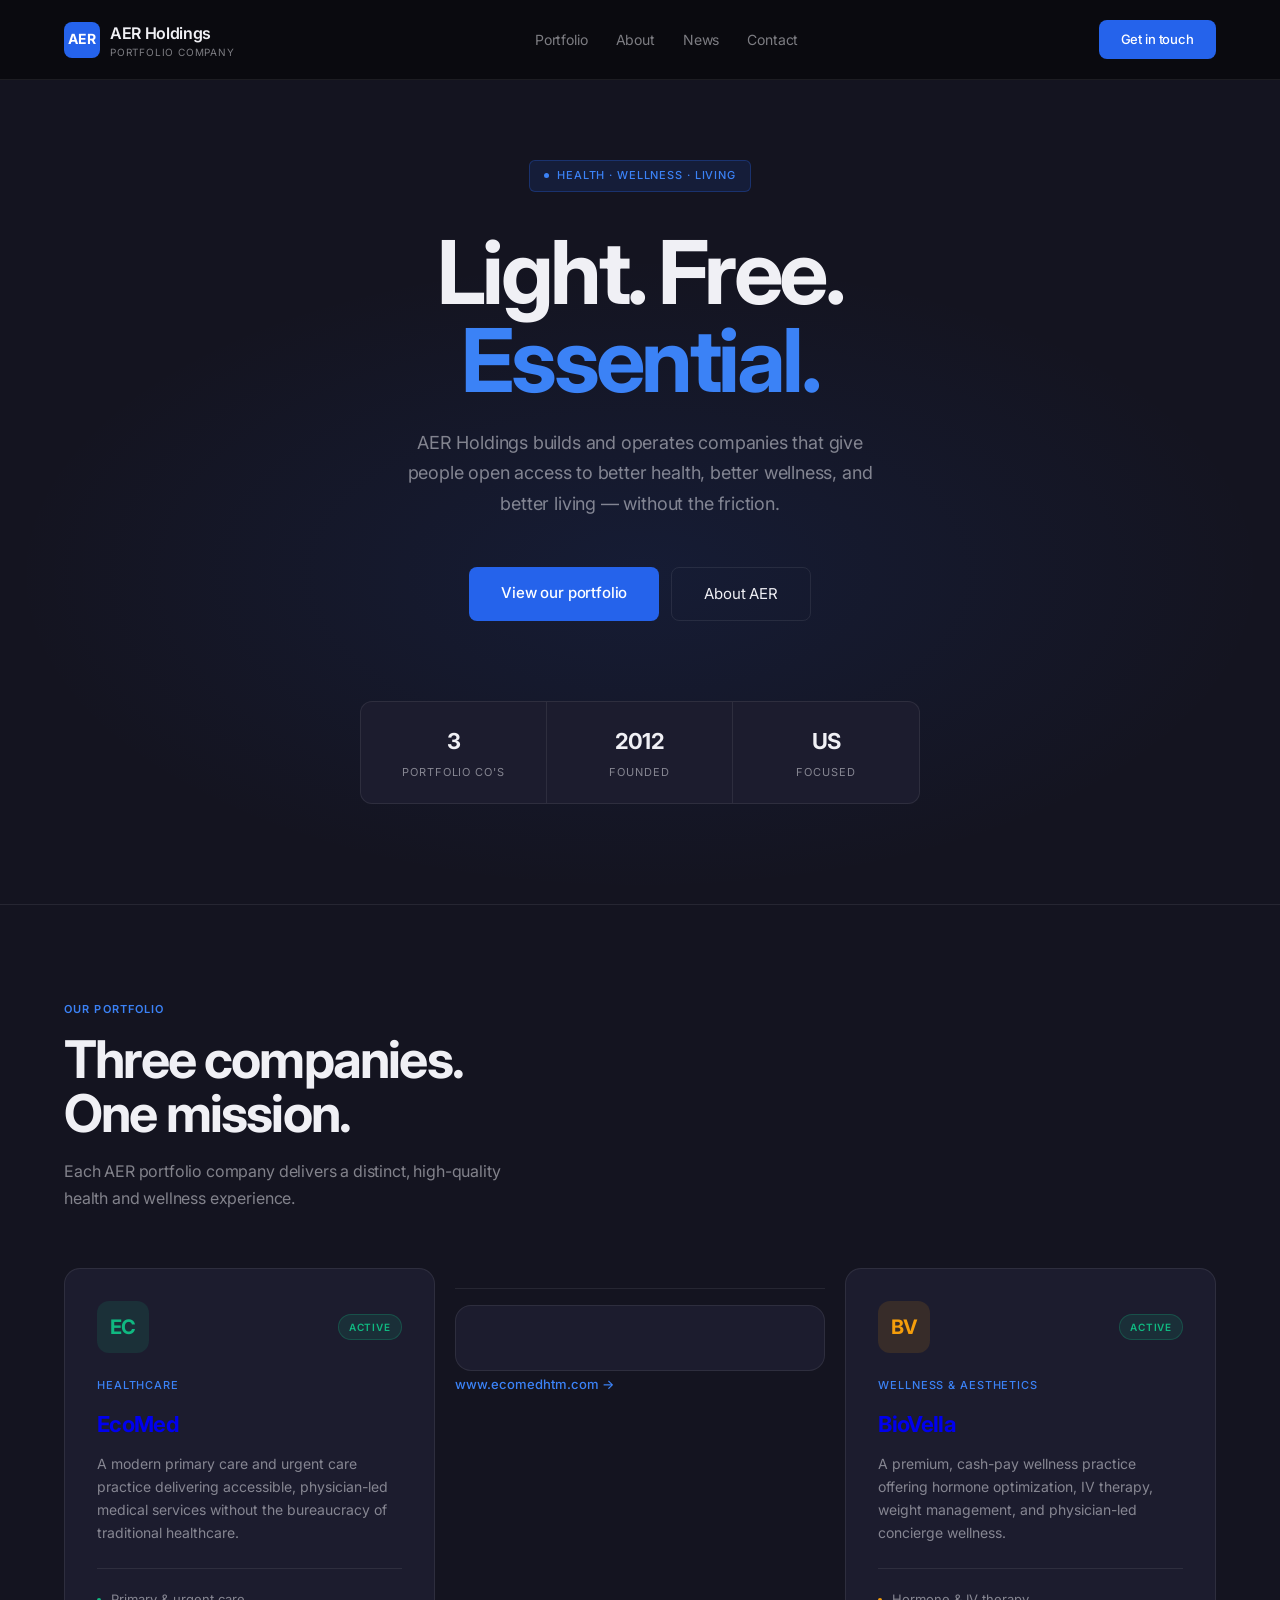
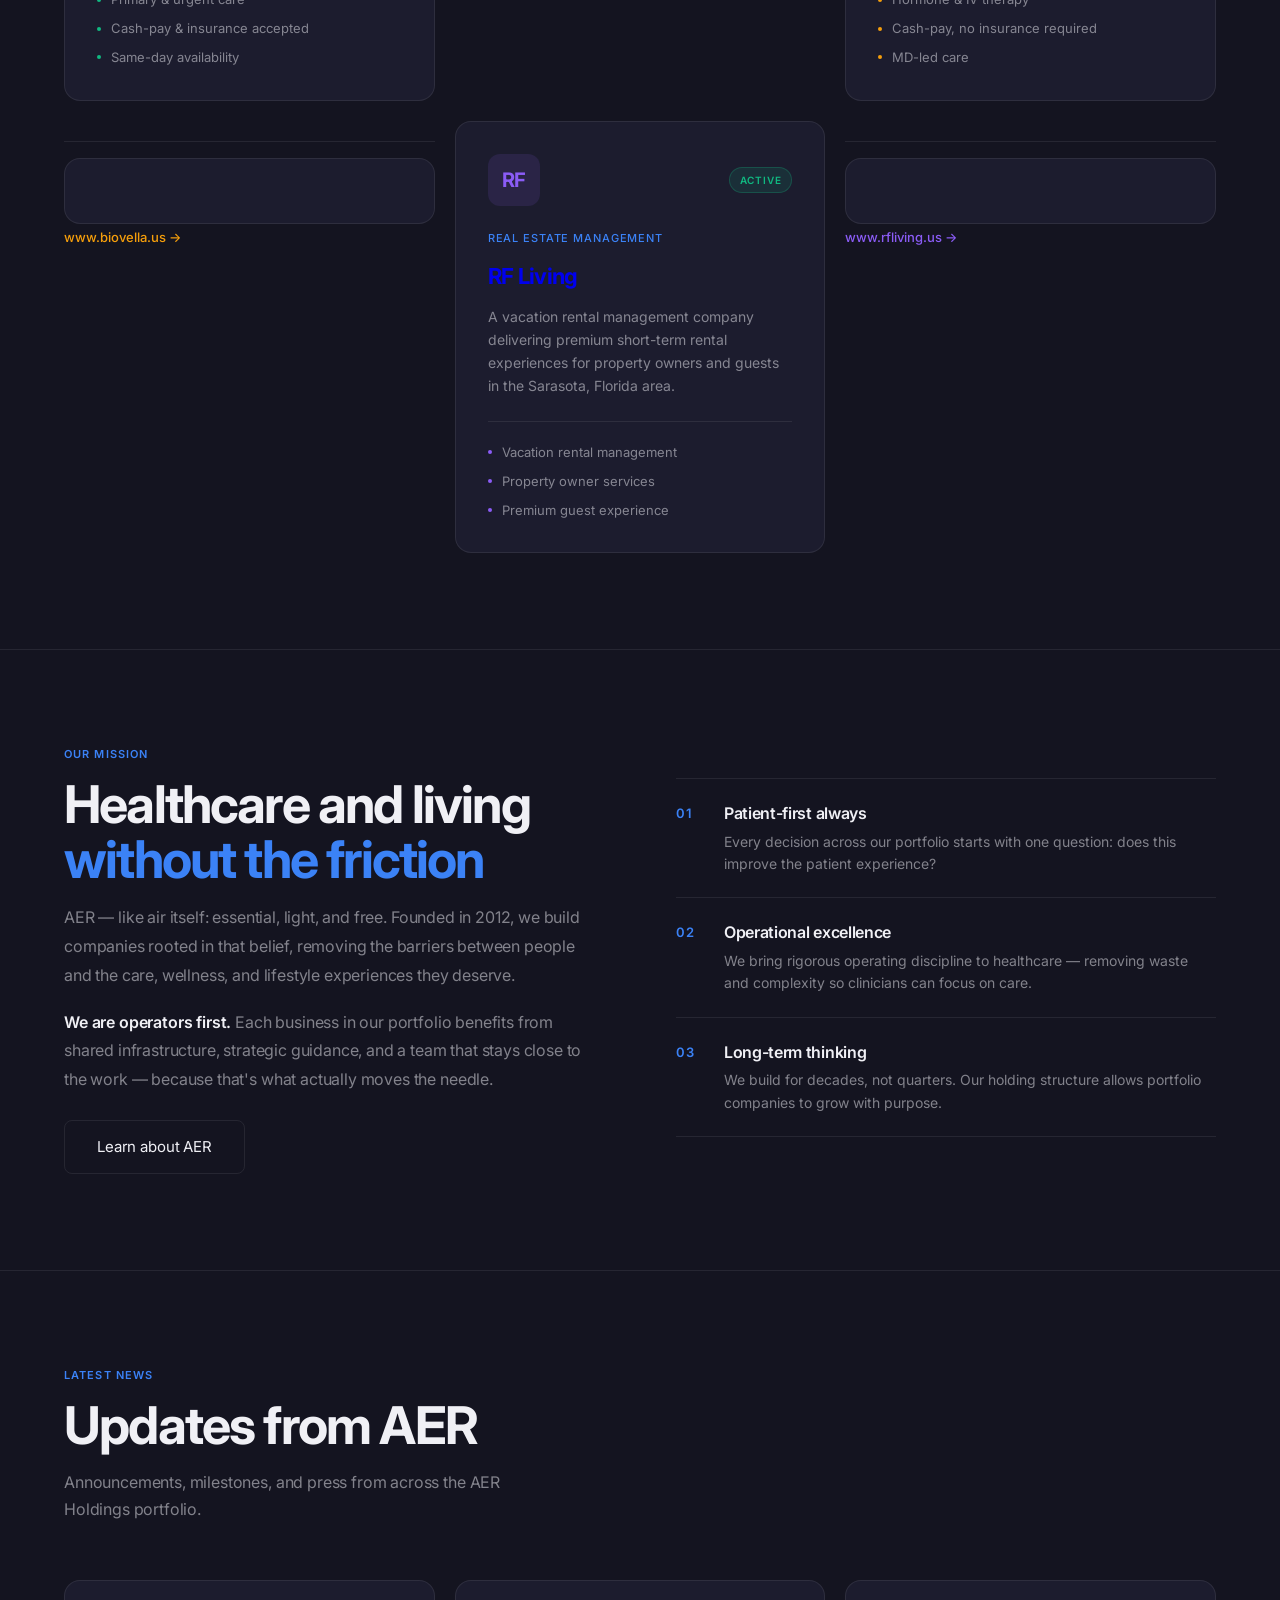
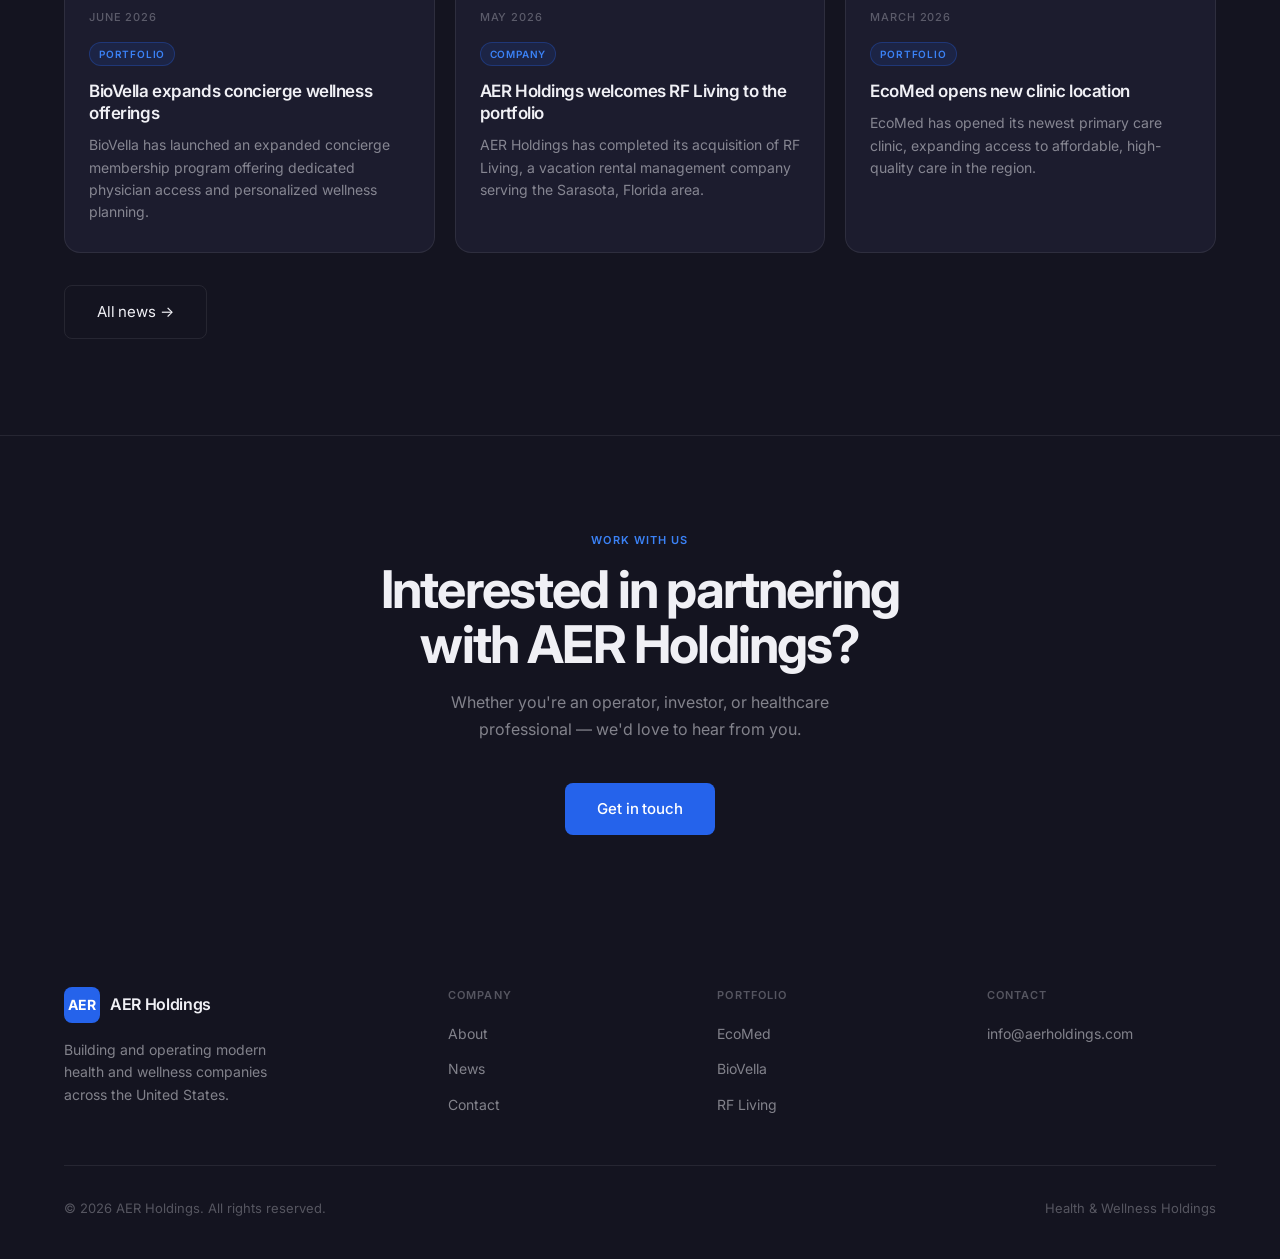
<file: index.html>
<!DOCTYPE html>
<html lang="en">
<head>
<meta charset="UTF-8">
<meta name="viewport" content="width=device-width, initial-scale=1.0">
<title>AER Holdings — Building Tomorrow's Health & Wellness</title>
<link rel="preconnect" href="https://fonts.googleapis.com">
<link rel="preconnect" href="https://fonts.gstatic.com" crossorigin>
<link href="https://fonts.googleapis.com/css2?family=Inter:wght@300;400;500;600;700&display=swap" rel="stylesheet">
<link rel="stylesheet" href="styles.css">
</head>
<body>
<nav>
  <a href="index.html" class="logo">
    <div class="logo-mark">AER</div>
    <div><div class="logo-text">AER Holdings</div><div class="logo-sub">Portfolio Company</div></div>
  </a>
  <ul class="nav-links">
    <li><a href="portfolio.html">Portfolio</a></li>
    <li><a href="about.html">About</a></li>
    <li><a href="news.html">News</a></li>
    <li><a href="contact.html">Contact</a></li>
  </ul>
  <a href="contact.html" class="nav-cta">Get in touch</a>
  <button class="hamburger" onclick="toggleMenu()" aria-label="Open menu">
    <span></span><span></span><span></span>
  </button>
</nav>
<div class="mobile-menu" id="mobileMenu">
  <a href="portfolio.html" onclick="closeMenu()">Portfolio</a>
  <a href="about.html" onclick="closeMenu()">About</a>
  <a href="news.html" onclick="closeMenu()">News</a>
  <a href="contact.html" onclick="closeMenu()">Contact</a>
  <a href="contact.html" class="nav-cta" onclick="closeMenu()">Get in touch</a>
</div>

<section class="hero">
  <div class="hero-eyebrow">Health · Wellness · Living</div>
  <h1>Light. Free.<br><span>Essential.</span></h1>
  <p>AER Holdings builds and operates companies that give people open access to better health, better wellness, and better living — without the friction.</p>
  <div class="hero-btns">
    <a href="portfolio.html" class="btn-primary">View our portfolio</a>
    <a href="about.html" class="btn-ghost">About AER</a>
  </div>
  <div class="hero-stats">
    <div class="stat"><div class="stat-val">3</div><div class="stat-lbl">Portfolio Co's</div></div>
    <div class="stat"><div class="stat-val">2012</div><div class="stat-lbl">Founded</div></div>
    <div class="stat"><div class="stat-val">US</div><div class="stat-lbl">Focused</div></div>
  </div>
</section>

<!-- Portfolio Preview -->
<section>
  <div class="eyebrow">Our Portfolio</div>
  <h2 class="s-title">Three companies.<br>One mission.</h2>
  <p class="s-sub">Each AER portfolio company delivers a distinct, high-quality health and wellness experience.</p>
  <div class="portfolio-grid">
    <a href="portfolio.html#ecomed" class="portfolio-card">
      <div class="pc-header">
        <div class="pc-logo-wrap ecomed">EC</div>
        <span class="pc-badge active">Active</span>
      </div>
      <div class="pc-sector">Healthcare</div>
      <div class="pc-name">EcoMed</div>
      <div class="pc-desc">A modern primary care and urgent care practice delivering accessible, physician-led medical services without the bureaucracy of traditional healthcare.</div>
      <div class="pc-facts">
        <div class="pc-fact"><div class="pc-fact-dot ecomed"></div>Primary &amp; urgent care</div>
        <div class="pc-fact"><div class="pc-fact-dot ecomed"></div>Cash-pay &amp; insurance accepted</div>
        <div class="pc-fact"><div class="pc-fact-dot ecomed"></div>Same-day availability</div>
      </div>
      <div style="margin-top:20px;padding-top:16px;border-top:1px solid var(--bd)"><a href="https://www.ecomedhtm.com" target="_blank" rel="noopener" onclick="event.stopPropagation()" style="font-size:13px;color:var(--accent-light);text-decoration:none;font-weight:500">www.ecomedhtm.com →</a></div>
    </a>
    <a href="portfolio.html#biovella" class="portfolio-card">
      <div class="pc-header">
        <div class="pc-logo-wrap biovella">BV</div>
        <span class="pc-badge active">Active</span>
      </div>
      <div class="pc-sector">Wellness &amp; Aesthetics</div>
      <div class="pc-name">BioVella</div>
      <div class="pc-desc">A premium, cash-pay wellness practice offering hormone optimization, IV therapy, weight management, and physician-led concierge wellness.</div>
      <div class="pc-facts">
        <div class="pc-fact"><div class="pc-fact-dot biovella"></div>Hormone &amp; IV therapy</div>
        <div class="pc-fact"><div class="pc-fact-dot biovella"></div>Cash-pay, no insurance required</div>
        <div class="pc-fact"><div class="pc-fact-dot biovella"></div>MD-led care</div>
      </div>
      <div style="margin-top:20px;padding-top:16px;border-top:1px solid var(--bd)"><a href="https://www.biovella.us" target="_blank" rel="noopener" onclick="event.stopPropagation()" style="font-size:13px;color:#F59E0B;text-decoration:none;font-weight:500">www.biovella.us →</a></div>
    </a>
    <a href="portfolio.html#rfliving" class="portfolio-card">
      <div class="pc-header">
        <div class="pc-logo-wrap rf">RF</div>
        <span class="pc-badge active">Active</span>
      </div>
      <div class="pc-sector">Real Estate Management</div>
      <div class="pc-name">RF Living</div>
      <div class="pc-desc">A vacation rental management company delivering premium short-term rental experiences for property owners and guests in the Sarasota, Florida area.</div>
      <div class="pc-facts">
        <div class="pc-fact"><div class="pc-fact-dot rf"></div>Vacation rental management</div>
        <div class="pc-fact"><div class="pc-fact-dot rf"></div>Property owner services</div>
        <div class="pc-fact"><div class="pc-fact-dot rf"></div>Premium guest experience</div>
      </div>
      <div style="margin-top:20px;padding-top:16px;border-top:1px solid var(--bd)"><a href="https://www.rfliving.us" target="_blank" rel="noopener" onclick="event.stopPropagation()" style="font-size:13px;color:#8B5CF6;text-decoration:none;font-weight:500">www.rfliving.us →</a></div>
    </a>
  </div>
</section>

<!-- Mission -->
<section>
  <div class="eyebrow">Our Mission</div>
  <div class="about-grid">
    <div class="about-content">
      <h2 class="s-title">Healthcare and living<br><span style="color:var(--accent-light)">without the friction</span></h2>
      <p>AER — like air itself: essential, light, and free. Founded in 2012, we build companies rooted in that belief, removing the barriers between people and the care, wellness, and lifestyle experiences they deserve.</p>
      <p><strong>We are operators first.</strong> Each business in our portfolio benefits from shared infrastructure, strategic guidance, and a team that stays close to the work — because that's what actually moves the needle.</p>
      <a href="about.html" class="btn-ghost" style="margin-top:8px">Learn about AER</a>
    </div>
    <div class="values-list">
      <div class="value-item">
        <div class="value-num">01</div>
        <div class="value-body">
          <div class="value-name">Patient-first always</div>
          <div class="value-desc">Every decision across our portfolio starts with one question: does this improve the patient experience?</div>
        </div>
      </div>
      <div class="value-item">
        <div class="value-num">02</div>
        <div class="value-body">
          <div class="value-name">Operational excellence</div>
          <div class="value-desc">We bring rigorous operating discipline to healthcare — removing waste and complexity so clinicians can focus on care.</div>
        </div>
      </div>
      <div class="value-item">
        <div class="value-num">03</div>
        <div class="value-body">
          <div class="value-name">Long-term thinking</div>
          <div class="value-desc">We build for decades, not quarters. Our holding structure allows portfolio companies to grow with purpose.</div>
        </div>
      </div>
    </div>
  </div>
</section>

<!-- News teaser -->
<section>
  <div class="eyebrow">Latest News</div>
  <h2 class="s-title">Updates from AER</h2>
  <p class="s-sub">Announcements, milestones, and press from across the AER Holdings portfolio.</p>
  <div class="news-grid">
    <div class="news-card">
      <div class="news-date">June 2026</div>
      <div class="news-tag">Portfolio</div>
      <div class="news-title">BioVella expands concierge wellness offerings</div>
      <div class="news-excerpt">BioVella has launched an expanded concierge membership program offering dedicated physician access and personalized wellness planning.</div>
    </div>
    <div class="news-card">
      <div class="news-date">May 2026</div>
      <div class="news-tag">Company</div>
      <div class="news-title">AER Holdings welcomes RF Living to the portfolio</div>
      <div class="news-excerpt">AER Holdings has completed its acquisition of RF Living, a vacation rental management company serving the Sarasota, Florida area.</div>
    </div>
    <div class="news-card">
      <div class="news-date">March 2026</div>
      <div class="news-tag">Portfolio</div>
      <div class="news-title">EcoMed opens new clinic location</div>
      <div class="news-excerpt">EcoMed has opened its newest primary care clinic, expanding access to affordable, high-quality care in the region.</div>
    </div>
  </div>
  <div style="margin-top:32px"><a href="news.html" class="btn-ghost">All news &rarr;</a></div>
</section>

<!-- CTA -->
<section style="text-align:center;border-bottom:none">
  <div class="eyebrow">Work with us</div>
  <h2 class="s-title" style="max-width:600px;margin:0 auto 16px">Interested in partnering<br>with AER Holdings?</h2>
  <p style="font-size:16px;color:var(--mu);max-width:440px;margin:0 auto 40px;line-height:1.7">Whether you're an operator, investor, or healthcare professional — we'd love to hear from you.</p>
  <a href="contact.html" class="btn-primary">Get in touch</a>
</section>

<footer>
  <div class="footer-inner">
    <div class="footer-brand">
      <a href="index.html" class="footer-logo logo">
        <div class="logo-mark">AER</div>
        <div><div class="logo-text">AER Holdings</div></div>
      </a>
      <p class="footer-tagline">Building and operating modern health and wellness companies across the United States.</p>
    </div>
    <div>
      <div class="footer-col-title">Company</div>
      <ul class="footer-links">
        <li><a href="about.html">About</a></li>
        <li><a href="news.html">News</a></li>
        <li><a href="contact.html">Contact</a></li>
      </ul>
    </div>
    <div>
      <div class="footer-col-title">Portfolio</div>
      <ul class="footer-links">
        <li><a href="portfolio.html#ecomed">EcoMed</a></li>
        <li><a href="portfolio.html#biovella">BioVella</a></li>
        <li><a href="portfolio.html#rfliving">RF Living</a></li>
      </ul>
    </div>
    <div>
      <div class="footer-col-title">Contact</div>
      <ul class="footer-links">
        <li><a href="mailto:info@aerholdings.com">info@aerholdings.com</a></li>
      </ul>
    </div>
  </div>
  <div class="footer-bottom">
    <span>&copy; 2026 AER Holdings. All rights reserved.</span>
    <span>Health &amp; Wellness Holdings</span>
  </div>
</footer>

<script src="script.js"></script>
</body>
</html>
</file>
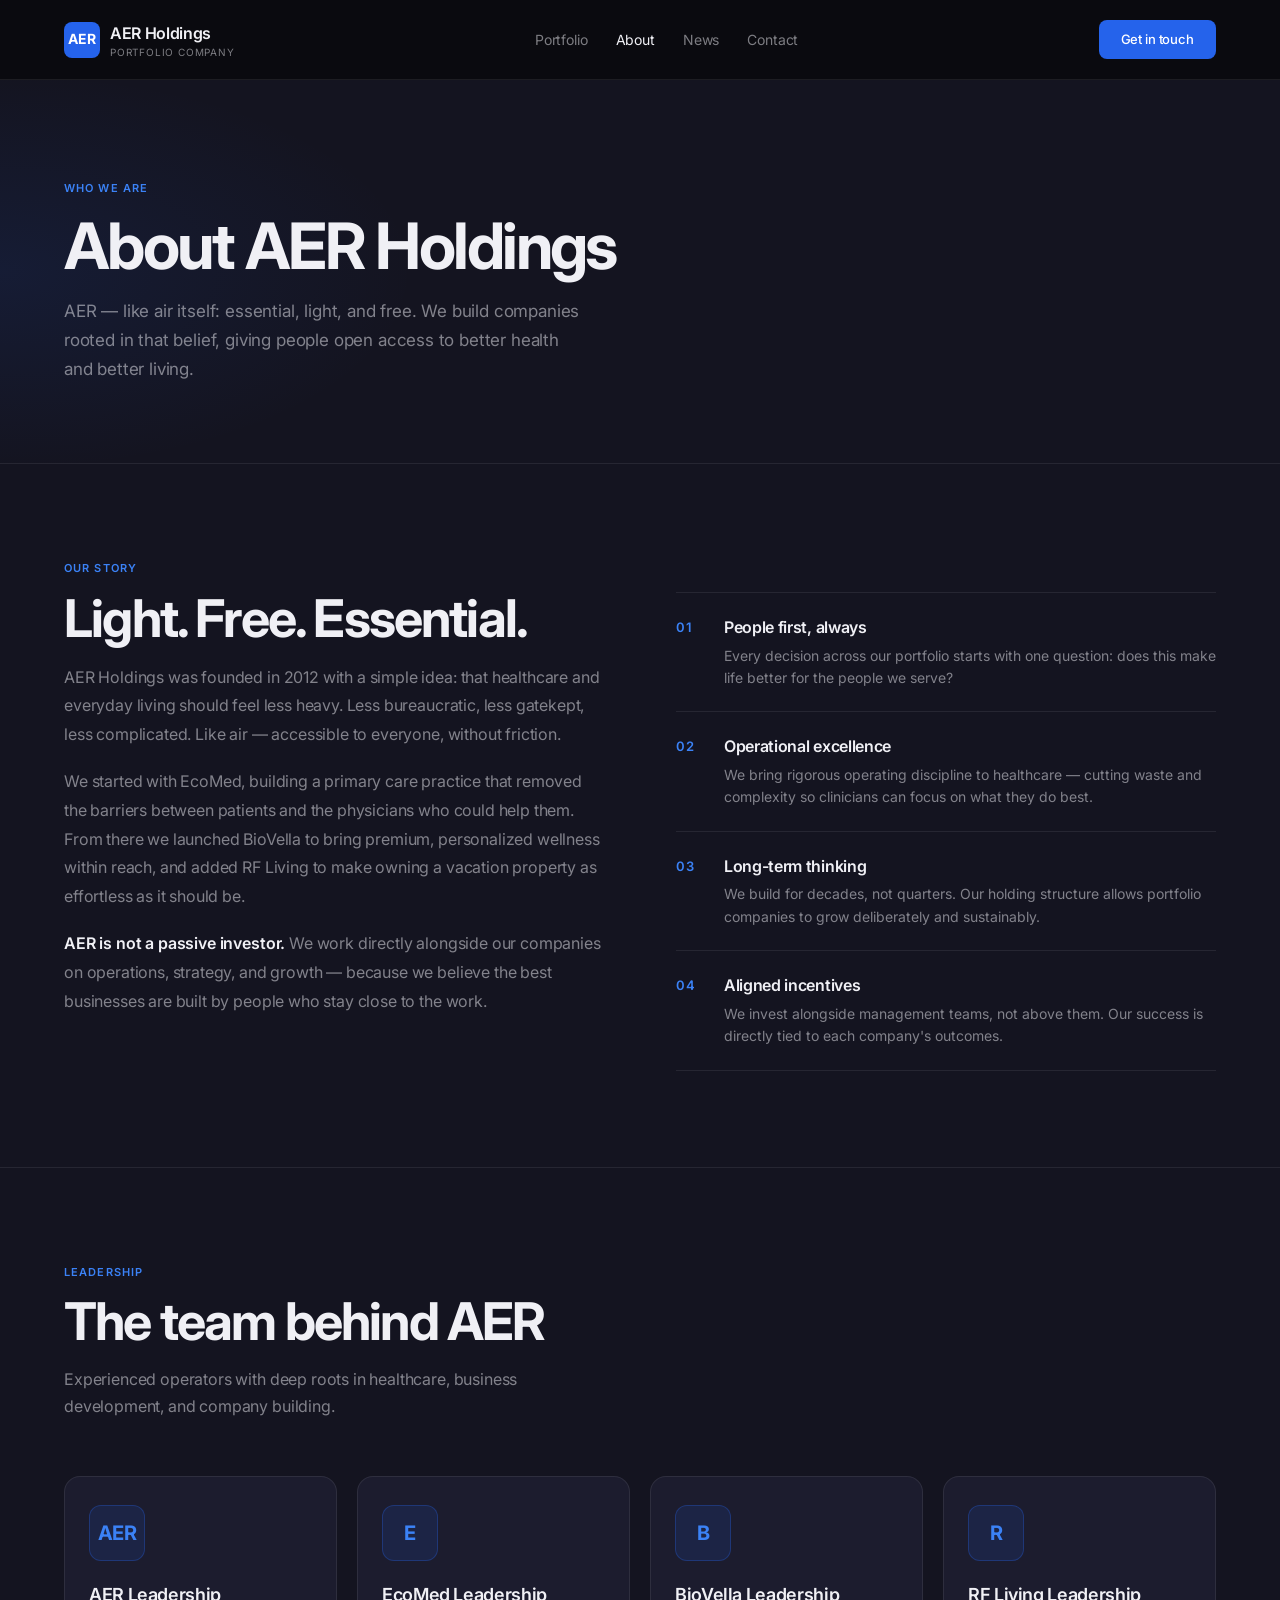
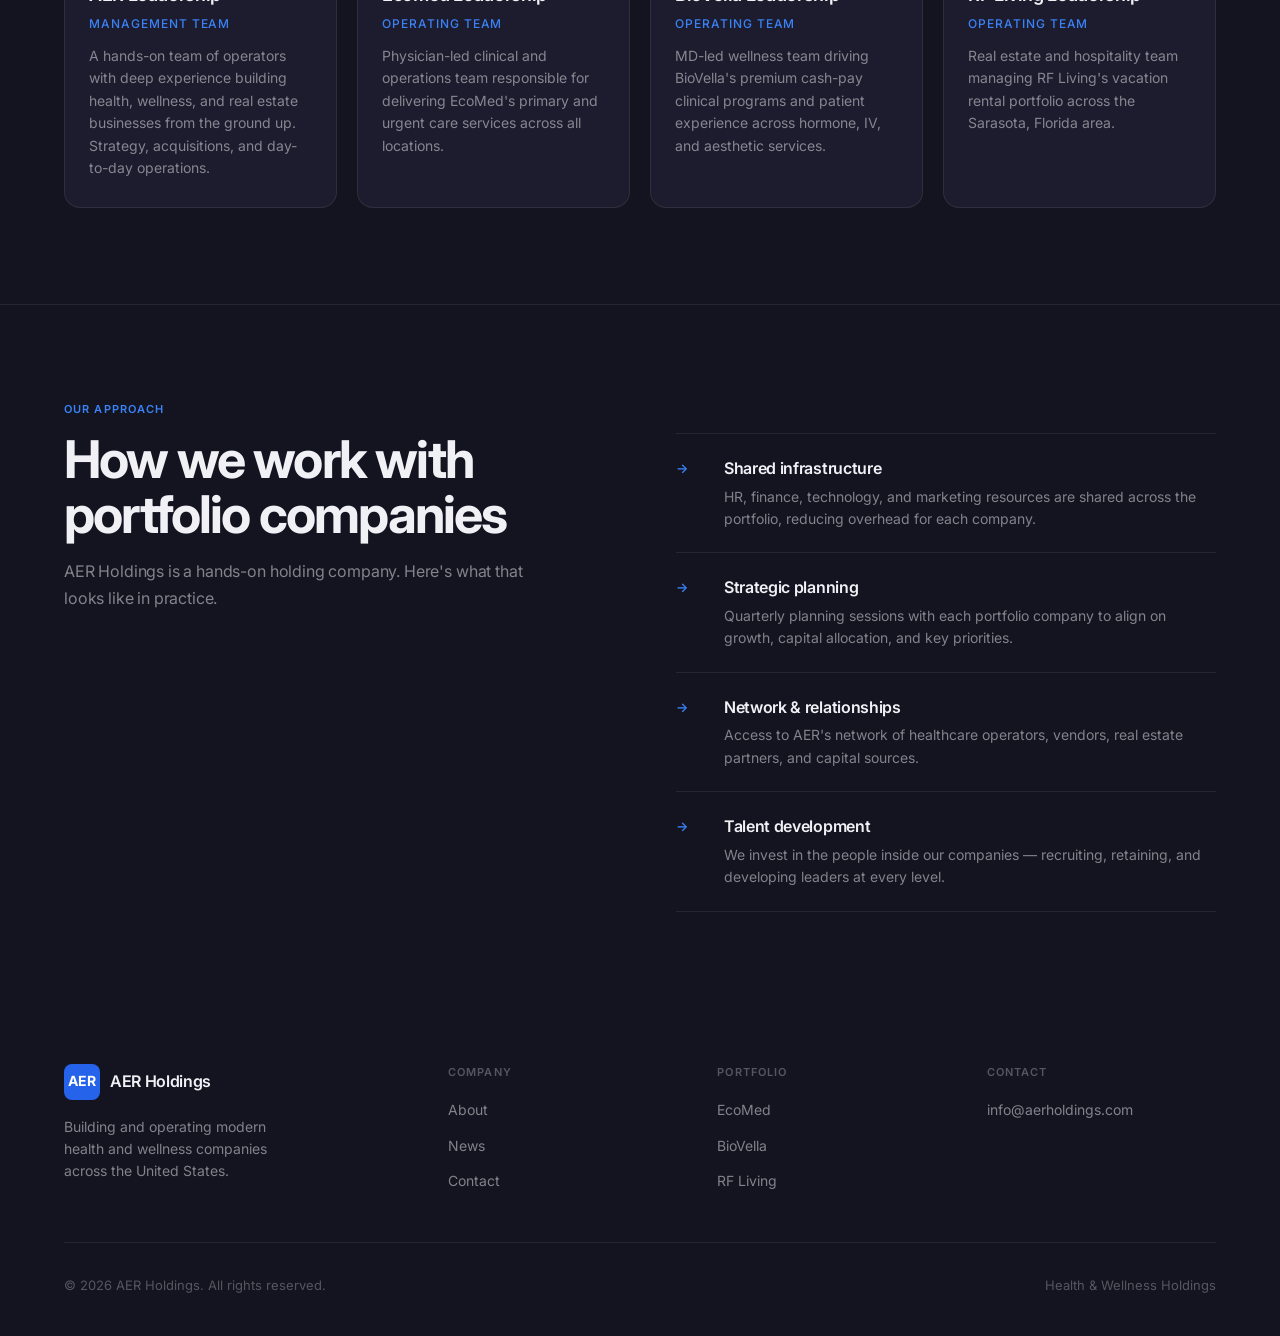
<file: about.html>
<!DOCTYPE html>
<html lang="en">
<head>
<meta charset="UTF-8">
<meta name="viewport" content="width=device-width, initial-scale=1.0">
<title>About — AER Holdings</title>
<link rel="preconnect" href="https://fonts.googleapis.com">
<link rel="preconnect" href="https://fonts.gstatic.com" crossorigin>
<link href="https://fonts.googleapis.com/css2?family=Inter:wght@300;400;500;600;700&display=swap" rel="stylesheet">
<link rel="stylesheet" href="styles.css">
</head>
<body>
<nav>
  <a href="index.html" class="logo">
    <div class="logo-mark">AER</div>
    <div><div class="logo-text">AER Holdings</div><div class="logo-sub">Portfolio Company</div></div>
  </a>
  <ul class="nav-links">
    <li><a href="portfolio.html">Portfolio</a></li>
    <li><a href="about.html" class="active">About</a></li>
    <li><a href="news.html">News</a></li>
    <li><a href="contact.html">Contact</a></li>
  </ul>
  <a href="contact.html" class="nav-cta">Get in touch</a>
  <button class="hamburger" onclick="toggleMenu()" aria-label="Open menu">
    <span></span><span></span><span></span>
  </button>
</nav>
<div class="mobile-menu" id="mobileMenu">
  <a href="portfolio.html" onclick="closeMenu()">Portfolio</a>
  <a href="about.html" onclick="closeMenu()">About</a>
  <a href="news.html" onclick="closeMenu()">News</a>
  <a href="contact.html" onclick="closeMenu()">Contact</a>
  <a href="contact.html" class="nav-cta" onclick="closeMenu()">Get in touch</a>
</div>

<div class="page-hero" style="background-image:url('https://images.unsplash.com/photo-1497366216548-37526070297c?w=1800&auto=format&fit=crop&q=80');background-position:center 50%">
  <div class="page-hero-eyebrow">Who We Are</div>
  <h1>About AER Holdings</h1>
  <p>AER — like air itself: essential, light, and free. We build companies rooted in that belief, giving people open access to better health and better living.</p>
</div>

<!-- Story -->
<section>
  <div class="eyebrow">Our Story</div>
  <div class="about-grid">
    <div class="about-content">
      <h2 class="s-title">Light. Free. Essential.</h2>
      <p>AER Holdings was founded in 2012 with a simple idea: that healthcare and everyday living should feel less heavy. Less bureaucratic, less gatekept, less complicated. Like air — accessible to everyone, without friction.</p>
      <p>We started with EcoMed, building a primary care practice that removed the barriers between patients and the physicians who could help them. From there we launched BioVella to bring premium, personalized wellness within reach, and added RF Living to make owning a vacation property as effortless as it should be.</p>
      <p><strong>AER is not a passive investor.</strong> We work directly alongside our companies on operations, strategy, and growth — because we believe the best businesses are built by people who stay close to the work.</p>
    </div>
    <div class="values-list">
      <div class="value-item">
        <div class="value-num">01</div>
        <div class="value-body">
          <div class="value-name">People first, always</div>
          <div class="value-desc">Every decision across our portfolio starts with one question: does this make life better for the people we serve?</div>
        </div>
      </div>
      <div class="value-item">
        <div class="value-num">02</div>
        <div class="value-body">
          <div class="value-name">Operational excellence</div>
          <div class="value-desc">We bring rigorous operating discipline to healthcare — cutting waste and complexity so clinicians can focus on what they do best.</div>
        </div>
      </div>
      <div class="value-item">
        <div class="value-num">03</div>
        <div class="value-body">
          <div class="value-name">Long-term thinking</div>
          <div class="value-desc">We build for decades, not quarters. Our holding structure allows portfolio companies to grow deliberately and sustainably.</div>
        </div>
      </div>
      <div class="value-item">
        <div class="value-num">04</div>
        <div class="value-body">
          <div class="value-name">Aligned incentives</div>
          <div class="value-desc">We invest alongside management teams, not above them. Our success is directly tied to each company's outcomes.</div>
        </div>
      </div>
    </div>
  </div>
</section>

<!-- Leadership -->
<section>
  <div class="eyebrow">Leadership</div>
  <h2 class="s-title">The team behind AER</h2>
  <p class="s-sub">Experienced operators with deep roots in healthcare, business development, and company building.</p>
  <div class="leadership-grid">
    <div class="leader-card">
      <div class="leader-avatar">AER</div>
      <div class="leader-name">AER Leadership</div>
      <div class="leader-title">Management Team</div>
      <div class="leader-bio">A hands-on team of operators with deep experience building health, wellness, and real estate businesses from the ground up. Strategy, acquisitions, and day-to-day operations.</div>
    </div>
    <div class="leader-card">
      <div class="leader-avatar">E</div>
      <div class="leader-name">EcoMed Leadership</div>
      <div class="leader-title">Operating Team</div>
      <div class="leader-bio">Physician-led clinical and operations team responsible for delivering EcoMed's primary and urgent care services across all locations.</div>
    </div>
    <div class="leader-card">
      <div class="leader-avatar">B</div>
      <div class="leader-name">BioVella Leadership</div>
      <div class="leader-title">Operating Team</div>
      <div class="leader-bio">MD-led wellness team driving BioVella's premium cash-pay clinical programs and patient experience across hormone, IV, and aesthetic services.</div>
    </div>
    <div class="leader-card">
      <div class="leader-avatar">R</div>
      <div class="leader-name">RF Living Leadership</div>
      <div class="leader-title">Operating Team</div>
      <div class="leader-bio">Real estate and hospitality team managing RF Living's vacation rental portfolio across the Sarasota, Florida area.</div>
    </div>
  </div>
</section>

<!-- Approach -->
<section style="border-bottom:none">
  <div class="eyebrow">Our Approach</div>
  <div class="about-grid">
    <div>
      <h2 class="s-title">How we work with<br>portfolio companies</h2>
      <p class="s-sub" style="margin-bottom:0">AER Holdings is a hands-on holding company. Here's what that looks like in practice.</p>
    </div>
    <div class="values-list">
      <div class="value-item">
        <div class="value-num">→</div>
        <div class="value-body">
          <div class="value-name">Shared infrastructure</div>
          <div class="value-desc">HR, finance, technology, and marketing resources are shared across the portfolio, reducing overhead for each company.</div>
        </div>
      </div>
      <div class="value-item">
        <div class="value-num">→</div>
        <div class="value-body">
          <div class="value-name">Strategic planning</div>
          <div class="value-desc">Quarterly planning sessions with each portfolio company to align on growth, capital allocation, and key priorities.</div>
        </div>
      </div>
      <div class="value-item">
        <div class="value-num">→</div>
        <div class="value-body">
          <div class="value-name">Network &amp; relationships</div>
          <div class="value-desc">Access to AER's network of healthcare operators, vendors, real estate partners, and capital sources.</div>
        </div>
      </div>
      <div class="value-item">
        <div class="value-num">→</div>
        <div class="value-body">
          <div class="value-name">Talent development</div>
          <div class="value-desc">We invest in the people inside our companies — recruiting, retaining, and developing leaders at every level.</div>
        </div>
      </div>
    </div>
  </div>
</section>

<footer>
  <div class="footer-inner">
    <div class="footer-brand">
      <a href="index.html" class="footer-logo logo">
        <div class="logo-mark">AER</div>
        <div><div class="logo-text">AER Holdings</div></div>
      </a>
      <p class="footer-tagline">Building and operating modern health and wellness companies across the United States.</p>
    </div>
    <div>
      <div class="footer-col-title">Company</div>
      <ul class="footer-links">
        <li><a href="about.html">About</a></li>
        <li><a href="news.html">News</a></li>
        <li><a href="contact.html">Contact</a></li>
      </ul>
    </div>
    <div>
      <div class="footer-col-title">Portfolio</div>
      <ul class="footer-links">
        <li><a href="portfolio.html#ecomed">EcoMed</a></li>
        <li><a href="portfolio.html#biovella">BioVella</a></li>
        <li><a href="portfolio.html#rfliving">RF Living</a></li>
      </ul>
    </div>
    <div>
      <div class="footer-col-title">Contact</div>
      <ul class="footer-links">
        <li><a href="mailto:info@aerholdings.com">info@aerholdings.com</a></li>
      </ul>
    </div>
  </div>
  <div class="footer-bottom">
    <span>&copy; 2026 AER Holdings. All rights reserved.</span>
    <span>Health &amp; Wellness Holdings</span>
  </div>
</footer>
<script src="script.js"></script>
</body>
</html>
</file>
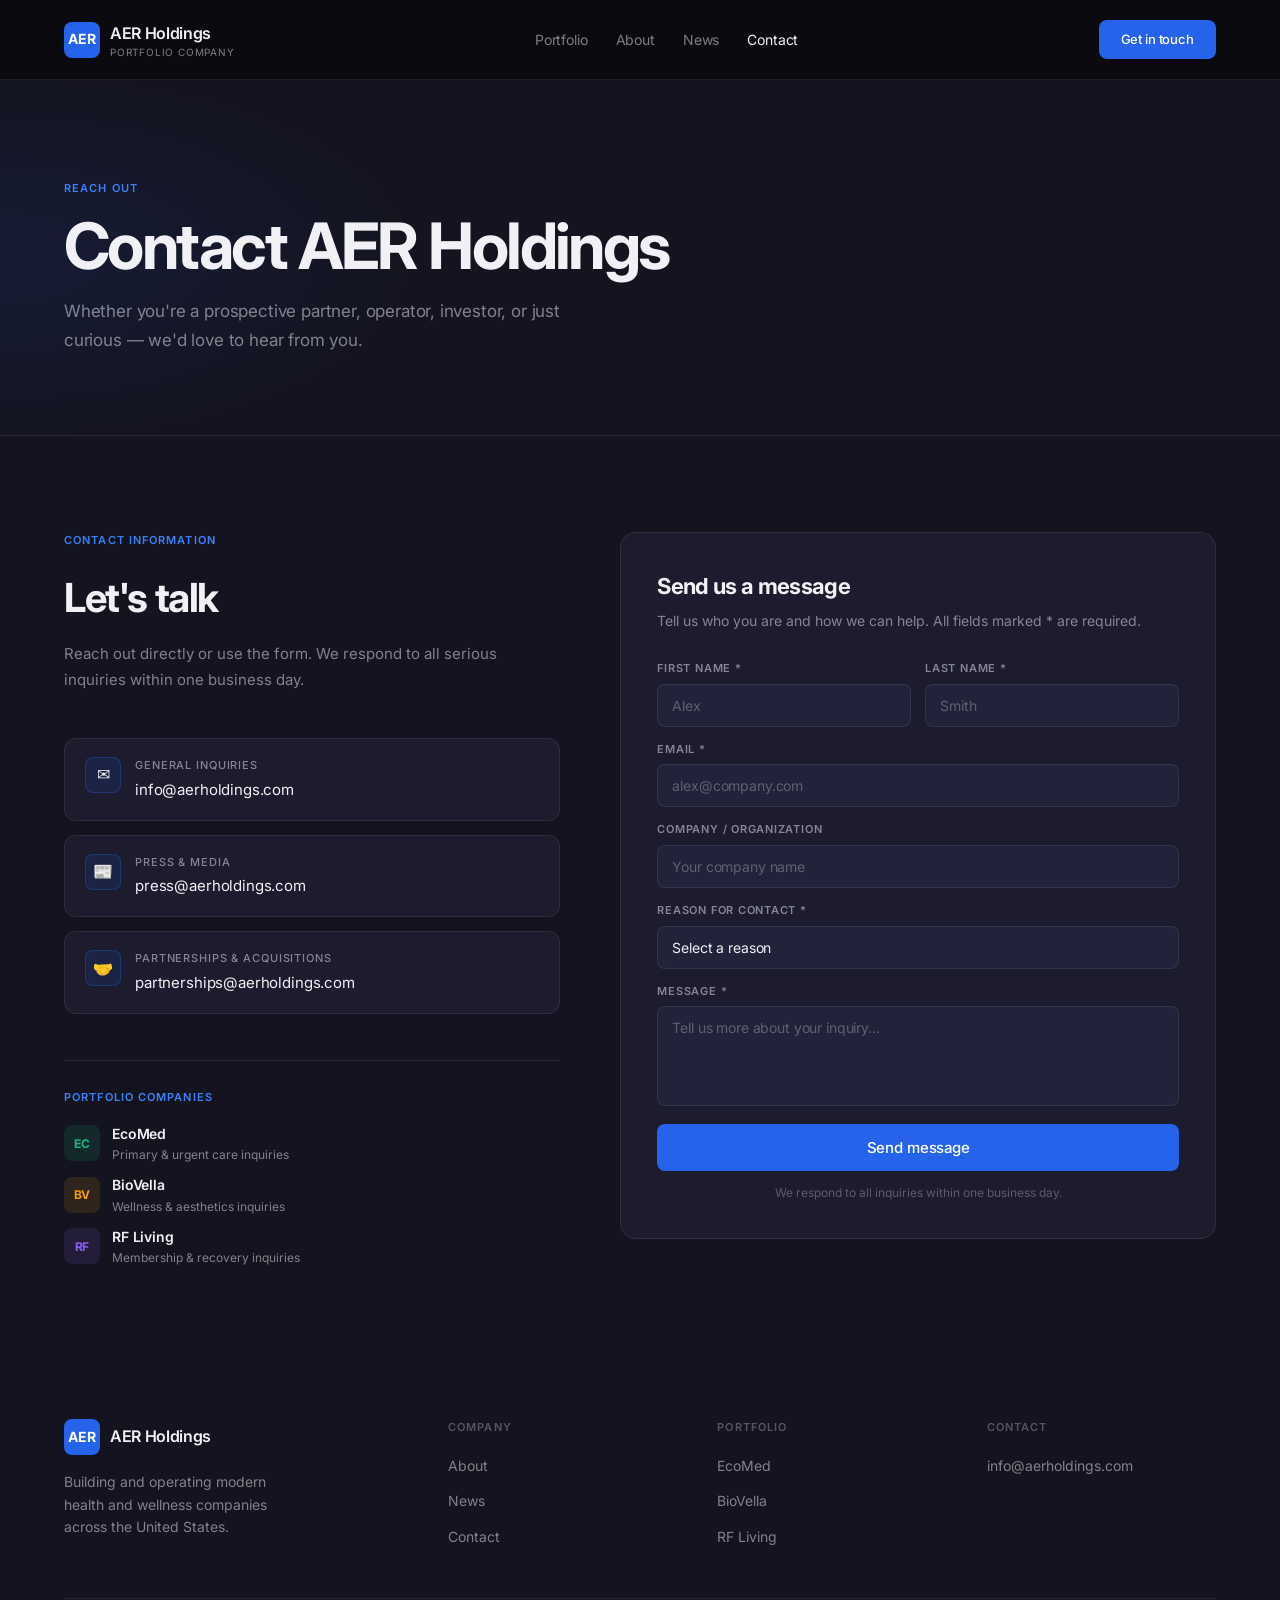
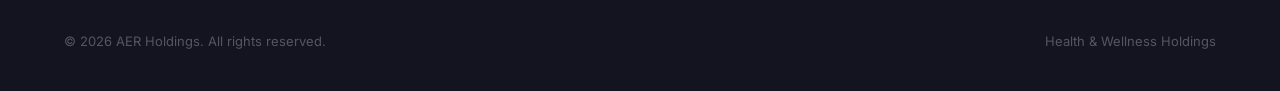
<file: contact.html>
<!DOCTYPE html>
<html lang="en">
<head>
<meta charset="UTF-8">
<meta name="viewport" content="width=device-width, initial-scale=1.0">
<title>Contact — AER Holdings</title>
<link rel="preconnect" href="https://fonts.googleapis.com">
<link rel="preconnect" href="https://fonts.gstatic.com" crossorigin>
<link href="https://fonts.googleapis.com/css2?family=Inter:wght@300;400;500;600;700&display=swap" rel="stylesheet">
<link rel="stylesheet" href="styles.css">
</head>
<body>
<nav>
  <a href="index.html" class="logo">
    <div class="logo-mark">AER</div>
    <div><div class="logo-text">AER Holdings</div><div class="logo-sub">Portfolio Company</div></div>
  </a>
  <ul class="nav-links">
    <li><a href="portfolio.html">Portfolio</a></li>
    <li><a href="about.html">About</a></li>
    <li><a href="news.html">News</a></li>
    <li><a href="contact.html" class="active">Contact</a></li>
  </ul>
  <a href="contact.html" class="nav-cta">Get in touch</a>
  <button class="hamburger" onclick="toggleMenu()" aria-label="Open menu">
    <span></span><span></span><span></span>
  </button>
</nav>
<div class="mobile-menu" id="mobileMenu">
  <a href="portfolio.html" onclick="closeMenu()">Portfolio</a>
  <a href="about.html" onclick="closeMenu()">About</a>
  <a href="news.html" onclick="closeMenu()">News</a>
  <a href="contact.html" onclick="closeMenu()">Contact</a>
  <a href="contact.html" class="nav-cta" onclick="closeMenu()">Get in touch</a>
</div>

<div class="page-hero" style="background-image:url('https://images.unsplash.com/photo-1497366754035-f200968a6e72?w=1800&auto=format&fit=crop&q=80');background-position:center 50%">
  <div class="page-hero-eyebrow">Reach Out</div>
  <h1>Contact AER Holdings</h1>
  <p>Whether you're a prospective partner, operator, investor, or just curious — we'd love to hear from you.</p>
</div>

<section style="border-bottom:none">
  <div class="contact-grid">
    <div class="contact-info">
      <div class="eyebrow">Contact information</div>
      <h2 class="s-title" style="font-size:clamp(26px,3.5vw,40px);margin-bottom:8px">Let's talk</h2>
      <p style="font-size:15px;color:var(--mu);line-height:1.7;margin-bottom:32px">Reach out directly or use the form. We respond to all serious inquiries within one business day.</p>

      <div class="ci-card">
        <div class="ci-icon">✉</div>
        <div>
          <div class="ci-label">General inquiries</div>
          <div class="ci-val"><a href="mailto:info@aerholdings.com" style="color:inherit;text-decoration:none">info@aerholdings.com</a></div>
        </div>
      </div>
      <div class="ci-card">
        <div class="ci-icon">📰</div>
        <div>
          <div class="ci-label">Press &amp; media</div>
          <div class="ci-val"><a href="mailto:press@aerholdings.com" style="color:inherit;text-decoration:none">press@aerholdings.com</a></div>
        </div>
      </div>
      <div class="ci-card">
        <div class="ci-icon">🤝</div>
        <div>
          <div class="ci-label">Partnerships &amp; acquisitions</div>
          <div class="ci-val"><a href="mailto:partnerships@aerholdings.com" style="color:inherit;text-decoration:none">partnerships@aerholdings.com</a></div>
        </div>
      </div>

      <div style="margin-top:32px;padding-top:28px;border-top:1px solid var(--bd)">
        <div class="eyebrow" style="margin-bottom:16px">Portfolio companies</div>
        <div style="display:flex;flex-direction:column;gap:10px">
          <div style="display:flex;align-items:center;gap:12px">
            <div class="pc-logo-wrap ecomed" style="width:36px;height:36px;border-radius:8px;font-size:12px">EC</div>
            <div>
              <div style="font-size:14px;font-weight:600;letter-spacing:-.01em">EcoMed</div>
              <div style="font-size:12px;color:var(--mu)">Primary &amp; urgent care inquiries</div>
            </div>
          </div>
          <div style="display:flex;align-items:center;gap:12px">
            <div class="pc-logo-wrap biovella" style="width:36px;height:36px;border-radius:8px;font-size:12px">BV</div>
            <div>
              <div style="font-size:14px;font-weight:600;letter-spacing:-.01em">BioVella</div>
              <div style="font-size:12px;color:var(--mu)">Wellness &amp; aesthetics inquiries</div>
            </div>
          </div>
          <div style="display:flex;align-items:center;gap:12px">
            <div class="pc-logo-wrap rf" style="width:36px;height:36px;border-radius:8px;font-size:12px">RF</div>
            <div>
              <div style="font-size:14px;font-weight:600;letter-spacing:-.01em">RF Living</div>
              <div style="font-size:12px;color:var(--mu)">Membership &amp; recovery inquiries</div>
            </div>
          </div>
        </div>
      </div>
    </div>

    <div class="form-card">
      <div class="form-title">Send us a message</div>
      <div class="form-sub">Tell us who you are and how we can help. All fields marked * are required.</div>
      <form action="https://formspree.io/f/YOUR_FORM_ID" method="POST">
        <div class="form-row">
          <div class="field">
            <label for="fname">First name *</label>
            <input type="text" id="fname" name="first_name" placeholder="Alex" required>
          </div>
          <div class="field">
            <label for="lname">Last name *</label>
            <input type="text" id="lname" name="last_name" placeholder="Smith" required>
          </div>
        </div>
        <div class="field">
          <label for="email">Email *</label>
          <input type="email" id="email" name="email" placeholder="alex@company.com" required>
        </div>
        <div class="field">
          <label for="company">Company / Organization</label>
          <input type="text" id="company" name="company" placeholder="Your company name">
        </div>
        <div class="field">
          <label for="reason">Reason for contact *</label>
          <select id="reason" name="reason" required>
            <option value="" disabled selected>Select a reason</option>
            <option value="partnership">Partnership or acquisition</option>
            <option value="investment">Investment inquiry</option>
            <option value="employment">Employment / careers</option>
            <option value="press">Press or media</option>
            <option value="portfolio">Portfolio company inquiry</option>
            <option value="other">Other</option>
          </select>
        </div>
        <div class="field">
          <label for="message">Message *</label>
          <textarea id="message" name="message" placeholder="Tell us more about your inquiry…" required></textarea>
        </div>
        <button type="submit" class="form-submit">Send message</button>
        <div class="form-note">We respond to all inquiries within one business day.</div>
      </form>
    </div>
  </div>
</section>

<footer>
  <div class="footer-inner">
    <div class="footer-brand">
      <a href="index.html" class="footer-logo logo">
        <div class="logo-mark">AER</div>
        <div><div class="logo-text">AER Holdings</div></div>
      </a>
      <p class="footer-tagline">Building and operating modern health and wellness companies across the United States.</p>
    </div>
    <div>
      <div class="footer-col-title">Company</div>
      <ul class="footer-links">
        <li><a href="about.html">About</a></li>
        <li><a href="news.html">News</a></li>
        <li><a href="contact.html">Contact</a></li>
      </ul>
    </div>
    <div>
      <div class="footer-col-title">Portfolio</div>
      <ul class="footer-links">
        <li><a href="portfolio.html#ecomed">EcoMed</a></li>
        <li><a href="portfolio.html#biovella">BioVella</a></li>
        <li><a href="portfolio.html#rfliving">RF Living</a></li>
      </ul>
    </div>
    <div>
      <div class="footer-col-title">Contact</div>
      <ul class="footer-links">
        <li><a href="mailto:info@aerholdings.com">info@aerholdings.com</a></li>
      </ul>
    </div>
  </div>
  <div class="footer-bottom">
    <span>&copy; 2026 AER Holdings. All rights reserved.</span>
    <span>Health &amp; Wellness Holdings</span>
  </div>
</footer>
<script src="script.js"></script>
</body>
</html>
</file>
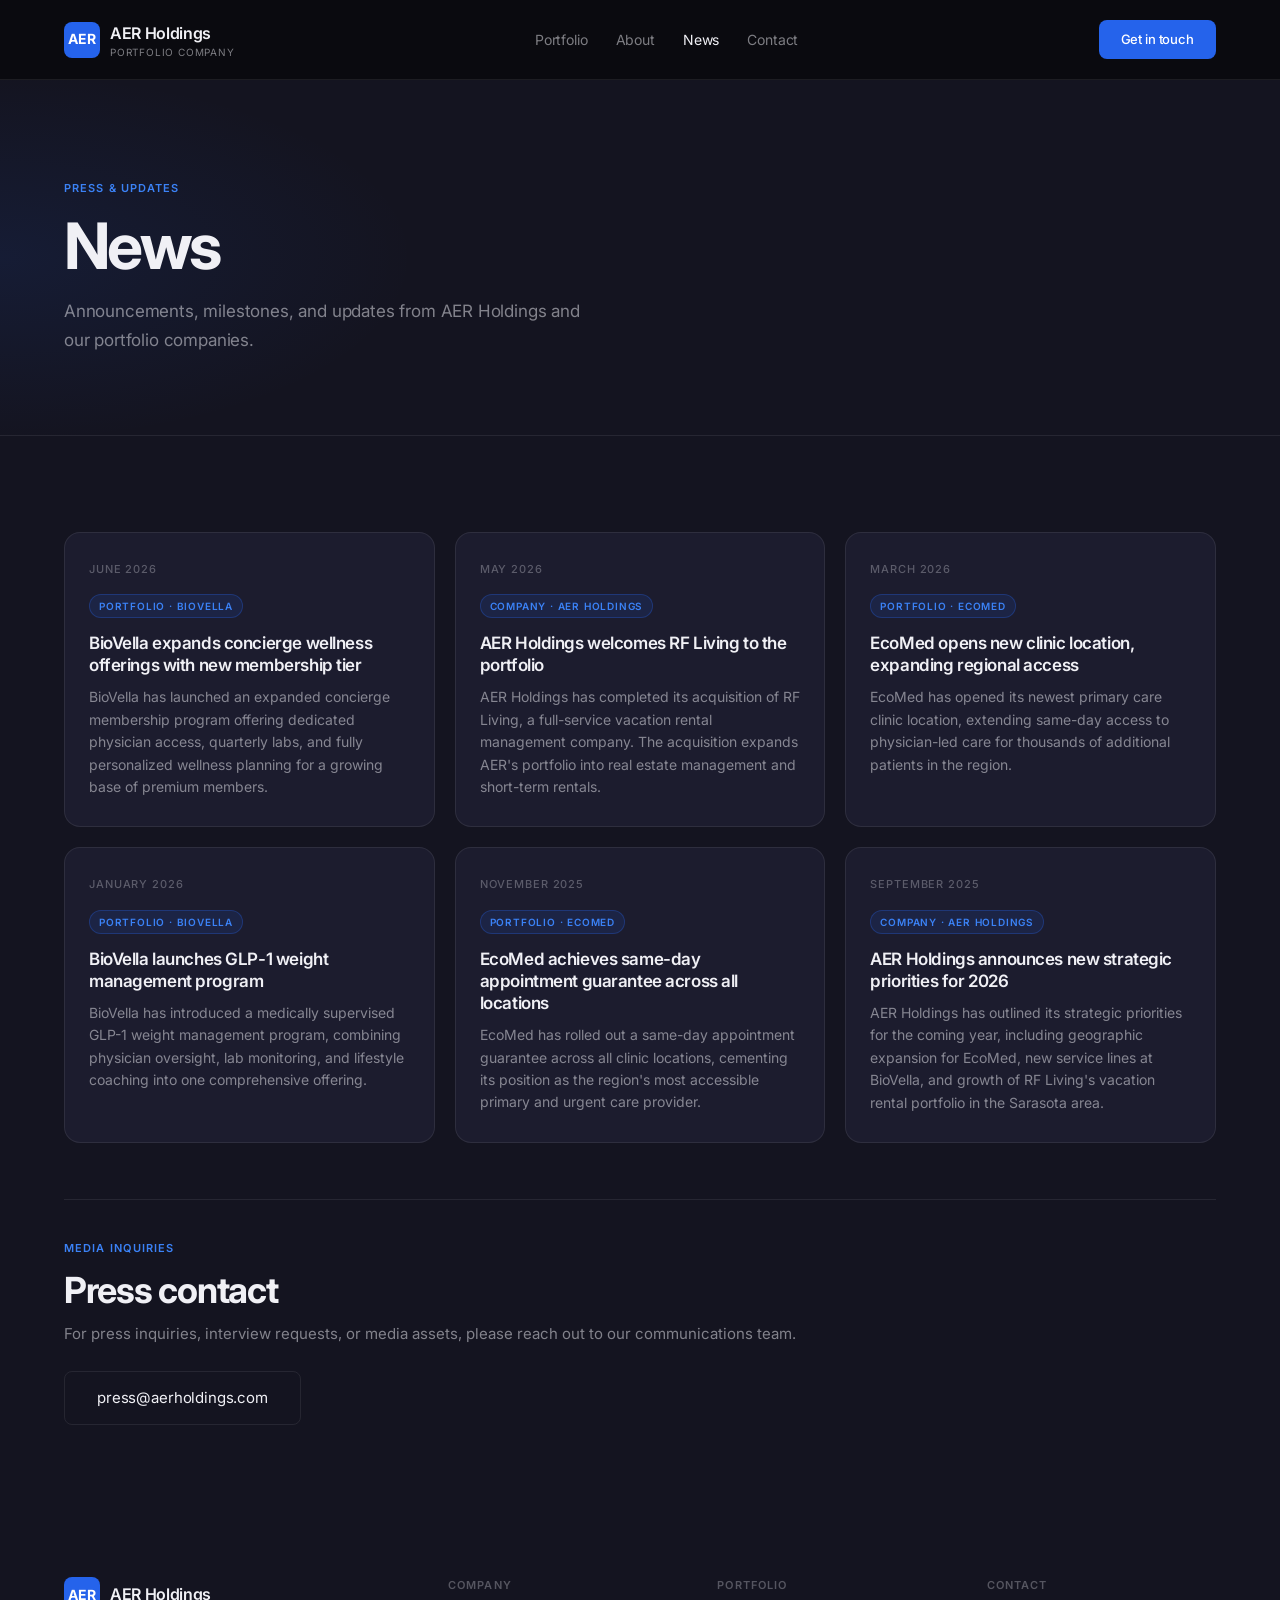
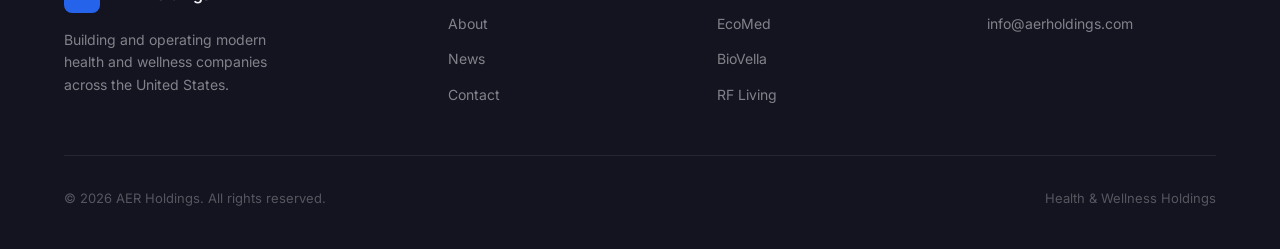
<file: news.html>
<!DOCTYPE html>
<html lang="en">
<head>
<meta charset="UTF-8">
<meta name="viewport" content="width=device-width, initial-scale=1.0">
<title>News — AER Holdings</title>
<link rel="preconnect" href="https://fonts.googleapis.com">
<link rel="preconnect" href="https://fonts.gstatic.com" crossorigin>
<link href="https://fonts.googleapis.com/css2?family=Inter:wght@300;400;500;600;700&display=swap" rel="stylesheet">
<link rel="stylesheet" href="styles.css">
</head>
<body>
<nav>
  <a href="index.html" class="logo">
    <div class="logo-mark">AER</div>
    <div><div class="logo-text">AER Holdings</div><div class="logo-sub">Portfolio Company</div></div>
  </a>
  <ul class="nav-links">
    <li><a href="portfolio.html">Portfolio</a></li>
    <li><a href="about.html">About</a></li>
    <li><a href="news.html" class="active">News</a></li>
    <li><a href="contact.html">Contact</a></li>
  </ul>
  <a href="contact.html" class="nav-cta">Get in touch</a>
  <button class="hamburger" onclick="toggleMenu()" aria-label="Open menu">
    <span></span><span></span><span></span>
  </button>
</nav>
<div class="mobile-menu" id="mobileMenu">
  <a href="portfolio.html" onclick="closeMenu()">Portfolio</a>
  <a href="about.html" onclick="closeMenu()">About</a>
  <a href="news.html" onclick="closeMenu()">News</a>
  <a href="contact.html" onclick="closeMenu()">Contact</a>
  <a href="contact.html" class="nav-cta" onclick="closeMenu()">Get in touch</a>
</div>

<div class="page-hero" style="background-image:url('https://images.unsplash.com/photo-1477959858617-67f85cf4f1df?w=1800&auto=format&fit=crop&q=80');background-position:center 60%">
  <div class="page-hero-eyebrow">Press &amp; Updates</div>
  <h1>News</h1>
  <p>Announcements, milestones, and updates from AER Holdings and our portfolio companies.</p>
</div>

<section style="border-bottom:none">
  <div class="news-grid" style="grid-template-columns:repeat(auto-fit,minmax(300px,1fr))">

    <div class="news-card">
      <div class="news-date">June 2026</div>
      <div class="news-tag">Portfolio · BioVella</div>
      <div class="news-title">BioVella expands concierge wellness offerings with new membership tier</div>
      <div class="news-excerpt">BioVella has launched an expanded concierge membership program offering dedicated physician access, quarterly labs, and fully personalized wellness planning for a growing base of premium members.</div>
    </div>

    <div class="news-card">
      <div class="news-date">May 2026</div>
      <div class="news-tag">Company · AER Holdings</div>
      <div class="news-title">AER Holdings welcomes RF Living to the portfolio</div>
      <div class="news-excerpt">AER Holdings has completed its acquisition of RF Living, a full-service vacation rental management company. The acquisition expands AER's portfolio into real estate management and short-term rentals.</div>
    </div>

    <div class="news-card">
      <div class="news-date">March 2026</div>
      <div class="news-tag">Portfolio · EcoMed</div>
      <div class="news-title">EcoMed opens new clinic location, expanding regional access</div>
      <div class="news-excerpt">EcoMed has opened its newest primary care clinic location, extending same-day access to physician-led care for thousands of additional patients in the region.</div>
    </div>

    <div class="news-card">
      <div class="news-date">January 2026</div>
      <div class="news-tag">Portfolio · BioVella</div>
      <div class="news-title">BioVella launches GLP-1 weight management program</div>
      <div class="news-excerpt">BioVella has introduced a medically supervised GLP-1 weight management program, combining physician oversight, lab monitoring, and lifestyle coaching into one comprehensive offering.</div>
    </div>

    <div class="news-card">
      <div class="news-date">November 2025</div>
      <div class="news-tag">Portfolio · EcoMed</div>
      <div class="news-title">EcoMed achieves same-day appointment guarantee across all locations</div>
      <div class="news-excerpt">EcoMed has rolled out a same-day appointment guarantee across all clinic locations, cementing its position as the region's most accessible primary and urgent care provider.</div>
    </div>

    <div class="news-card">
      <div class="news-date">September 2025</div>
      <div class="news-tag">Company · AER Holdings</div>
      <div class="news-title">AER Holdings announces new strategic priorities for 2026</div>
      <div class="news-excerpt">AER Holdings has outlined its strategic priorities for the coming year, including geographic expansion for EcoMed, new service lines at BioVella, and growth of RF Living's vacation rental portfolio in the Sarasota area.</div>
    </div>

  </div>

  <div style="margin-top:56px;padding-top:40px;border-top:1px solid var(--bd)">
    <div class="eyebrow">Media Inquiries</div>
    <h2 class="s-title" style="font-size:clamp(24px,3vw,36px);margin-bottom:12px">Press contact</h2>
    <p style="font-size:15px;color:var(--mu);margin-bottom:24px;line-height:1.7">For press inquiries, interview requests, or media assets, please reach out to our communications team.</p>
    <a href="mailto:press@aerholdings.com" class="btn-ghost">press@aerholdings.com</a>
  </div>
</section>

<footer>
  <div class="footer-inner">
    <div class="footer-brand">
      <a href="index.html" class="footer-logo logo">
        <div class="logo-mark">AER</div>
        <div><div class="logo-text">AER Holdings</div></div>
      </a>
      <p class="footer-tagline">Building and operating modern health and wellness companies across the United States.</p>
    </div>
    <div>
      <div class="footer-col-title">Company</div>
      <ul class="footer-links">
        <li><a href="about.html">About</a></li>
        <li><a href="news.html">News</a></li>
        <li><a href="contact.html">Contact</a></li>
      </ul>
    </div>
    <div>
      <div class="footer-col-title">Portfolio</div>
      <ul class="footer-links">
        <li><a href="portfolio.html#ecomed">EcoMed</a></li>
        <li><a href="portfolio.html#biovella">BioVella</a></li>
        <li><a href="portfolio.html#rfliving">RF Living</a></li>
      </ul>
    </div>
    <div>
      <div class="footer-col-title">Contact</div>
      <ul class="footer-links">
        <li><a href="mailto:info@aerholdings.com">info@aerholdings.com</a></li>
      </ul>
    </div>
  </div>
  <div class="footer-bottom">
    <span>&copy; 2026 AER Holdings. All rights reserved.</span>
    <span>Health &amp; Wellness Holdings</span>
  </div>
</footer>
<script src="script.js"></script>
</body>
</html>
</file>
<file: styles.css>
*,*::before,*::after{box-sizing:border-box;margin:0;padding:0}
:root{
  --accent:#2563EB;
  --accent-light:#3B82F6;
  --accent-dim:rgba(37,99,235,0.12);
  --accent-border:rgba(37,99,235,0.3);
  --bg:#141420;
  --bg2:#1C1C2E;
  --bg3:#22223A;
  --bd:rgba(255,255,255,0.08);
  --bd2:rgba(255,255,255,0.04);
  --tx:#F0F0F5;
  --mu:rgba(240,240,245,0.5);
  --mu2:rgba(240,240,245,0.3);
}
html{scroll-behavior:smooth}
body{font-family:'Inter',sans-serif;background:var(--bg);color:var(--tx);font-size:16px;line-height:1.6;overflow-x:hidden}

/* NAV */
nav{position:sticky;top:0;z-index:100;display:flex;align-items:center;justify-content:space-between;padding:0 5vw;height:80px;background:rgba(10,10,15,0.92);backdrop-filter:blur(16px);border-bottom:1px solid var(--bd)}
.logo{display:flex;align-items:center;gap:10px;text-decoration:none}
.logo-mark{width:36px;height:36px;background:var(--accent);border-radius:8px;display:flex;align-items:center;justify-content:center;font-size:14px;font-weight:700;color:#fff;letter-spacing:-.02em;flex-shrink:0}
.logo-text{font-size:16px;font-weight:600;letter-spacing:-.02em;color:var(--tx)}
.logo-sub{font-size:10px;font-weight:400;color:var(--mu);letter-spacing:.08em;text-transform:uppercase;line-height:1.2}
.nav-links{display:flex;list-style:none;gap:28px;align-items:center}
.nav-links a{font-size:14px;color:var(--mu);text-decoration:none;transition:color .2s;letter-spacing:-.01em}
.nav-links a:hover,.nav-links a.active{color:var(--tx)}
.nav-cta{font-size:13px;font-weight:500;padding:9px 22px;background:var(--accent);color:#fff;border:none;border-radius:8px;cursor:pointer;text-decoration:none;transition:background .2s,transform .15s;display:inline-block;letter-spacing:-.01em}
.nav-cta:hover{background:var(--accent-light);transform:translateY(-1px)}
.hamburger{display:none;flex-direction:column;gap:5px;cursor:pointer;background:none;border:none;padding:4px}
.hamburger span{display:block;width:22px;height:1.5px;background:var(--tx);transition:all .3s}
.mobile-menu{display:none;position:fixed;inset:80px 0 0 0;background:var(--bg);z-index:99;flex-direction:column;align-items:center;justify-content:center;gap:28px}
.mobile-menu.open{display:flex}
.mobile-menu a{font-size:22px;font-weight:300;color:var(--tx);text-decoration:none;transition:color .2s}
.mobile-menu a:hover{color:var(--accent)}
.mobile-menu .nav-cta{font-size:16px;padding:12px 36px}

/* HERO */
.hero{min-height:calc(100svh - 80px);display:flex;flex-direction:column;align-items:center;justify-content:center;text-align:center;padding:80px 5vw 100px;border-bottom:1px solid var(--bd);position:relative;overflow:hidden;background-image:url('https://images.unsplash.com/photo-1486325212027-8081e485255e?w=1800&auto=format&fit=crop&q=80');background-size:cover;background-position:center 30%}
.hero::before{content:'';position:absolute;inset:0;background:linear-gradient(to bottom,rgba(20,20,32,0.82) 0%,rgba(20,20,32,0.72) 50%,rgba(20,20,32,0.92) 100%);pointer-events:none}
.hero::after{content:'';position:absolute;inset:0;background:radial-gradient(ellipse 70% 55% at 50% 60%,rgba(37,99,235,0.10) 0%,transparent 70%);pointer-events:none}
.hero>*{position:relative;z-index:1}
.hero-eyebrow{display:inline-flex;align-items:center;gap:8px;background:var(--accent-dim);border:1px solid var(--accent-border);border-radius:6px;padding:6px 14px;font-size:11px;font-weight:500;color:var(--accent-light);letter-spacing:.08em;text-transform:uppercase;margin-bottom:36px}
.hero-eyebrow::before{content:'';width:5px;height:5px;border-radius:50%;background:var(--accent-light);animation:pulse 2s ease-in-out infinite}
@keyframes pulse{0%,100%{opacity:1;transform:scale(1)}50%{opacity:.35;transform:scale(.65)}}
.hero h1{font-size:clamp(42px,7.5vw,88px);font-weight:700;line-height:1.0;letter-spacing:-.04em;max-width:820px;margin-bottom:24px}
.hero h1 span{color:var(--accent-light)}
.hero p{font-size:clamp(15px,2vw,18px);font-weight:400;color:var(--mu);max-width:480px;margin-bottom:48px;line-height:1.7;letter-spacing:-.01em}
.hero-btns{display:flex;gap:12px;flex-wrap:wrap;justify-content:center;margin-bottom:80px}
.btn-primary{font-size:15px;font-weight:500;padding:14px 32px;background:var(--accent);color:#fff;border:none;border-radius:8px;cursor:pointer;text-decoration:none;transition:background .2s,transform .15s;display:inline-block;letter-spacing:-.01em}
.btn-primary:hover{background:var(--accent-light);transform:translateY(-1px)}
.btn-ghost{font-size:15px;font-weight:400;padding:14px 32px;background:transparent;color:var(--tx);border:1px solid var(--bd);border-radius:8px;cursor:pointer;text-decoration:none;transition:border-color .2s,transform .15s;display:inline-block;letter-spacing:-.01em}
.btn-ghost:hover{border-color:var(--accent-border);transform:translateY(-1px)}
.hero-stats{display:grid;grid-template-columns:repeat(3,1fr);width:100%;max-width:560px;border:1px solid var(--bd);border-radius:12px;overflow:hidden;background:var(--bg2)}
.stat{padding:22px 16px;text-align:center;border-right:1px solid var(--bd)}
.stat:last-child{border-right:none}
.stat-val{font-size:22px;font-weight:700;letter-spacing:-.03em;margin-bottom:4px;color:var(--tx)}
.stat-lbl{font-size:11px;color:var(--mu);text-transform:uppercase;letter-spacing:.08em}

/* SECTIONS */
section{padding:96px 5vw;border-bottom:1px solid var(--bd)}
.eyebrow{font-size:11px;font-weight:600;text-transform:uppercase;letter-spacing:.1em;color:var(--accent-light);margin-bottom:14px}
.s-title{font-size:clamp(32px,4.5vw,52px);font-weight:700;line-height:1.05;letter-spacing:-.035em;margin-bottom:16px}
.s-sub{font-size:16px;font-weight:400;color:var(--mu);max-width:480px;line-height:1.7;margin-bottom:56px;letter-spacing:-.01em}

/* PORTFOLIO CARDS */
.portfolio-grid{display:grid;grid-template-columns:repeat(auto-fit,minmax(300px,1fr));gap:20px}
.portfolio-card{background:var(--bg2);border:1px solid var(--bd);border-radius:16px;padding:32px;transition:border-color .25s,transform .25s;cursor:default;text-decoration:none;display:block}
.portfolio-card:hover{border-color:var(--accent-border);transform:translateY(-3px)}
.pc-header{display:flex;align-items:center;justify-content:space-between;margin-bottom:24px}
.pc-logo-wrap{width:52px;height:52px;border-radius:12px;display:flex;align-items:center;justify-content:center;font-size:20px;font-weight:700;letter-spacing:-.03em;flex-shrink:0}
.pc-logo-wrap.ecomed{background:rgba(16,185,129,0.12);color:#10B981}
.pc-logo-wrap.biovella{background:rgba(245,158,11,0.12);color:#F59E0B}
.pc-logo-wrap.rf{background:rgba(139,92,246,0.12);color:#8B5CF6}
.pc-badge{font-size:10px;font-weight:600;text-transform:uppercase;letter-spacing:.08em;padding:4px 10px;border-radius:100px}
.pc-badge.active{background:rgba(16,185,129,0.12);color:#10B981;border:1px solid rgba(16,185,129,0.25)}
.pc-name{font-size:22px;font-weight:700;letter-spacing:-.03em;margin-bottom:10px}
.pc-sector{font-size:11px;font-weight:500;text-transform:uppercase;letter-spacing:.08em;color:var(--accent-light);margin-bottom:12px}
.pc-desc{font-size:14px;font-weight:400;color:var(--mu);line-height:1.65;margin-bottom:24px}
.pc-facts{display:flex;flex-direction:column;gap:8px;border-top:1px solid var(--bd);padding-top:20px}
.pc-fact{display:flex;align-items:center;gap:10px;font-size:13px;color:var(--mu)}
.pc-fact-dot{width:4px;height:4px;border-radius:50%;flex-shrink:0}
.pc-fact-dot.ecomed{background:#10B981}
.pc-fact-dot.biovella{background:#F59E0B}
.pc-fact-dot.rf{background:#8B5CF6}

/* PROPERTY SHOWCASE */
.property-grid{display:grid;grid-template-columns:repeat(auto-fit,minmax(280px,1fr));gap:20px}
.property-card{background:var(--bg2);border:1px solid var(--bd);border-radius:16px;overflow:hidden;transition:border-color .25s,transform .25s}
.property-card:hover{border-color:rgba(139,92,246,.4);transform:translateY(-3px)}
.property-img{position:relative;height:190px;overflow:hidden}
.property-img img{width:100%;height:100%;object-fit:cover;display:block;transition:transform .5s ease}
.property-card:hover .property-img img{transform:scale(1.05)}
.property-loc{position:absolute;top:12px;left:12px;font-size:10px;font-weight:600;text-transform:uppercase;letter-spacing:.08em;padding:5px 11px;border-radius:100px;background:rgba(20,20,32,.82);backdrop-filter:blur(8px);color:#fff;border:1px solid rgba(255,255,255,.14)}
.property-body{padding:22px}
.property-name{font-size:18px;font-weight:600;letter-spacing:-.025em;margin-bottom:12px}
.property-specs{display:flex;flex-wrap:wrap;gap:14px;font-size:13px;color:var(--mu);margin-bottom:16px}
.property-feat{font-size:13px;color:var(--mu);line-height:1.6;padding-top:16px;border-top:1px solid var(--bd)}
.property-rate{margin-top:16px;display:flex;align-items:baseline;gap:5px}
.property-rate-val{font-size:20px;font-weight:700;letter-spacing:-.03em;color:#8B5CF6}
.property-rate-unit{font-size:12px;color:var(--mu2)}
.section-sub-head{font-size:20px;font-weight:600;letter-spacing:-.025em;margin-bottom:6px}
.section-sub-note{font-size:14px;color:var(--mu);margin-bottom:28px;line-height:1.6}
.stack-top{margin-top:56px;padding-top:44px;border-top:1px solid var(--bd)}

/* ABOUT / MISSION */
.about-grid{display:grid;grid-template-columns:1fr 1fr;gap:72px;align-items:start}
.about-content p{font-size:16px;font-weight:400;color:var(--mu);line-height:1.8;margin-bottom:18px;letter-spacing:-.01em}
.about-content p strong{color:var(--tx);font-weight:600}
.values-list{display:flex;flex-direction:column;gap:0}
.value-item{display:flex;gap:20px;padding:22px 0;border-bottom:1px solid var(--bd)}
.value-item:first-child{border-top:1px solid var(--bd)}
.value-num{font-size:13px;font-weight:600;color:var(--accent-light);min-width:28px;padding-top:2px;letter-spacing:.04em}
.value-body{}
.value-name{font-size:16px;font-weight:600;letter-spacing:-.02em;margin-bottom:4px}
.value-desc{font-size:14px;color:var(--mu);line-height:1.6}

/* LEADERSHIP */
.leadership-grid{display:grid;grid-template-columns:repeat(auto-fit,minmax(240px,1fr));gap:20px}
.leader-card{background:var(--bg2);border:1px solid var(--bd);border-radius:16px;padding:28px 24px;transition:border-color .2s}
.leader-card:hover{border-color:var(--accent-border)}
.leader-avatar{width:56px;height:56px;border-radius:12px;background:var(--accent-dim);border:1px solid var(--accent-border);display:flex;align-items:center;justify-content:center;font-size:20px;font-weight:700;color:var(--accent-light);letter-spacing:-.02em;margin-bottom:20px}
.leader-name{font-size:18px;font-weight:600;letter-spacing:-.02em;margin-bottom:4px}
.leader-title{font-size:12px;font-weight:500;text-transform:uppercase;letter-spacing:.08em;color:var(--accent-light);margin-bottom:12px}
.leader-bio{font-size:14px;color:var(--mu);line-height:1.6}

/* NEWS */
.news-grid{display:grid;grid-template-columns:repeat(auto-fit,minmax(280px,1fr));gap:20px}
.news-card{background:var(--bg2);border:1px solid var(--bd);border-radius:16px;padding:28px 24px;transition:border-color .2s,transform .2s}
.news-card:hover{border-color:var(--accent-border);transform:translateY(-2px)}
.news-date{font-size:11px;font-weight:500;text-transform:uppercase;letter-spacing:.08em;color:var(--mu2);margin-bottom:14px}
.news-tag{display:inline-block;font-size:10px;font-weight:600;text-transform:uppercase;letter-spacing:.08em;padding:3px 9px;border-radius:100px;background:var(--accent-dim);color:var(--accent-light);border:1px solid var(--accent-border);margin-bottom:14px}
.news-title{font-size:17px;font-weight:600;letter-spacing:-.025em;line-height:1.3;margin-bottom:10px}
.news-excerpt{font-size:14px;color:var(--mu);line-height:1.6}

/* CONTACT */
.contact-grid{display:grid;grid-template-columns:1fr 1.2fr;gap:60px;align-items:start}
.contact-info{display:flex;flex-direction:column;gap:14px}
.ci-card{background:var(--bg2);border:1px solid var(--bd);border-radius:12px;padding:18px 20px;display:flex;align-items:flex-start;gap:14px}
.ci-icon{font-size:16px;width:36px;height:36px;background:var(--accent-dim);border-radius:8px;display:flex;align-items:center;justify-content:center;flex-shrink:0;border:1px solid var(--accent-border)}
.ci-label{font-size:11px;font-weight:500;text-transform:uppercase;letter-spacing:.08em;color:var(--mu);margin-bottom:3px}
.ci-val{font-size:15px;color:var(--tx);letter-spacing:-.01em}
.form-card{background:var(--bg2);border:1px solid var(--bd);border-radius:16px;padding:36px}
.form-title{font-size:22px;font-weight:700;letter-spacing:-.03em;margin-bottom:6px}
.form-sub{font-size:14px;color:var(--mu);margin-bottom:28px;line-height:1.6}
.form-row{display:grid;grid-template-columns:1fr 1fr;gap:14px}
.field{display:flex;flex-direction:column;gap:6px;margin-bottom:14px}
.field label{font-size:11px;font-weight:600;text-transform:uppercase;letter-spacing:.07em;color:var(--mu)}
.field input,.field select,.field textarea{background:var(--bg3);border:1px solid var(--bd);border-radius:8px;padding:12px 14px;color:var(--tx);font-family:'Inter',sans-serif;font-size:14px;font-weight:400;outline:none;transition:border-color .2s;width:100%;-webkit-appearance:none;appearance:none;letter-spacing:-.01em}
.field input:focus,.field select:focus,.field textarea:focus{border-color:var(--accent-border)}
.field input::placeholder,.field textarea::placeholder{color:var(--mu2)}
.field textarea{height:100px;resize:none}
.form-submit{width:100%;font-family:'Inter',sans-serif;font-size:15px;font-weight:500;padding:14px;background:var(--accent);color:#fff;border:none;border-radius:8px;cursor:pointer;transition:background .2s;margin-top:4px;letter-spacing:-.01em}
.form-submit:hover{background:var(--accent-light)}
.form-note{font-size:12px;color:var(--mu2);text-align:center;margin-top:12px}

/* FOOTER */
footer{padding:56px 5vw 40px;background:var(--bg)}
.footer-inner{display:grid;grid-template-columns:1.5fr repeat(3,1fr);gap:40px;padding-bottom:48px;border-bottom:1px solid var(--bd);margin-bottom:32px}
.footer-brand{}
.footer-logo{display:flex;align-items:center;gap:10px;margin-bottom:16px;text-decoration:none}
.footer-tagline{font-size:14px;color:var(--mu);line-height:1.6;max-width:240px}
.footer-col-title{font-size:11px;font-weight:600;text-transform:uppercase;letter-spacing:.1em;color:var(--mu2);margin-bottom:16px}
.footer-links{list-style:none;display:flex;flex-direction:column;gap:10px}
.footer-links a{font-size:14px;color:var(--mu);text-decoration:none;transition:color .2s}
.footer-links a:hover{color:var(--tx)}
.footer-bottom{display:flex;align-items:center;justify-content:space-between;font-size:13px;color:var(--mu2)}

/* PAGE HERO (inner pages) */
.page-hero{padding:100px 5vw 80px;border-bottom:1px solid var(--bd);position:relative;overflow:hidden;background-size:cover;background-position:center}
.page-hero::before{content:'';position:absolute;inset:0;background:linear-gradient(to right,rgba(20,20,32,0.88) 0%,rgba(20,20,32,0.65) 60%,rgba(20,20,32,0.45) 100%);pointer-events:none}
.page-hero::after{content:'';position:absolute;inset:0;background:radial-gradient(ellipse 50% 80% at 0% 50%,rgba(37,99,235,0.10) 0%,transparent 65%);pointer-events:none}
.page-hero>*{position:relative;z-index:1}
.page-hero-eyebrow{font-size:11px;font-weight:600;text-transform:uppercase;letter-spacing:.1em;color:var(--accent-light);margin-bottom:14px}
.page-hero h1{font-size:clamp(36px,5.5vw,64px);font-weight:700;letter-spacing:-.04em;line-height:1.05;max-width:700px;margin-bottom:18px}
.page-hero p{font-size:17px;font-weight:400;color:var(--mu);max-width:520px;line-height:1.7;letter-spacing:-.01em}

/* MISC */
.divider-line{width:40px;height:2px;background:var(--accent);border-radius:2px;margin-bottom:32px}
.tag-row{display:flex;flex-wrap:wrap;gap:8px;margin-top:20px}
.tag{font-size:11px;font-weight:500;text-transform:uppercase;letter-spacing:.07em;padding:4px 10px;border-radius:100px;background:var(--bg3);border:1px solid var(--bd);color:var(--mu)}

@media(max-width:900px){
  .about-grid,.contact-grid{grid-template-columns:1fr}
  .footer-inner{grid-template-columns:1fr 1fr}
}
@media(max-width:640px){
  .nav-links,.nav-cta{display:none}
  .hamburger{display:flex}
  .hero-stats{grid-template-columns:1fr 1fr 1fr}
  .form-row{grid-template-columns:1fr}
  .footer-inner{grid-template-columns:1fr}
  .footer-bottom{flex-direction:column;gap:8px;text-align:center}
}
</file>
